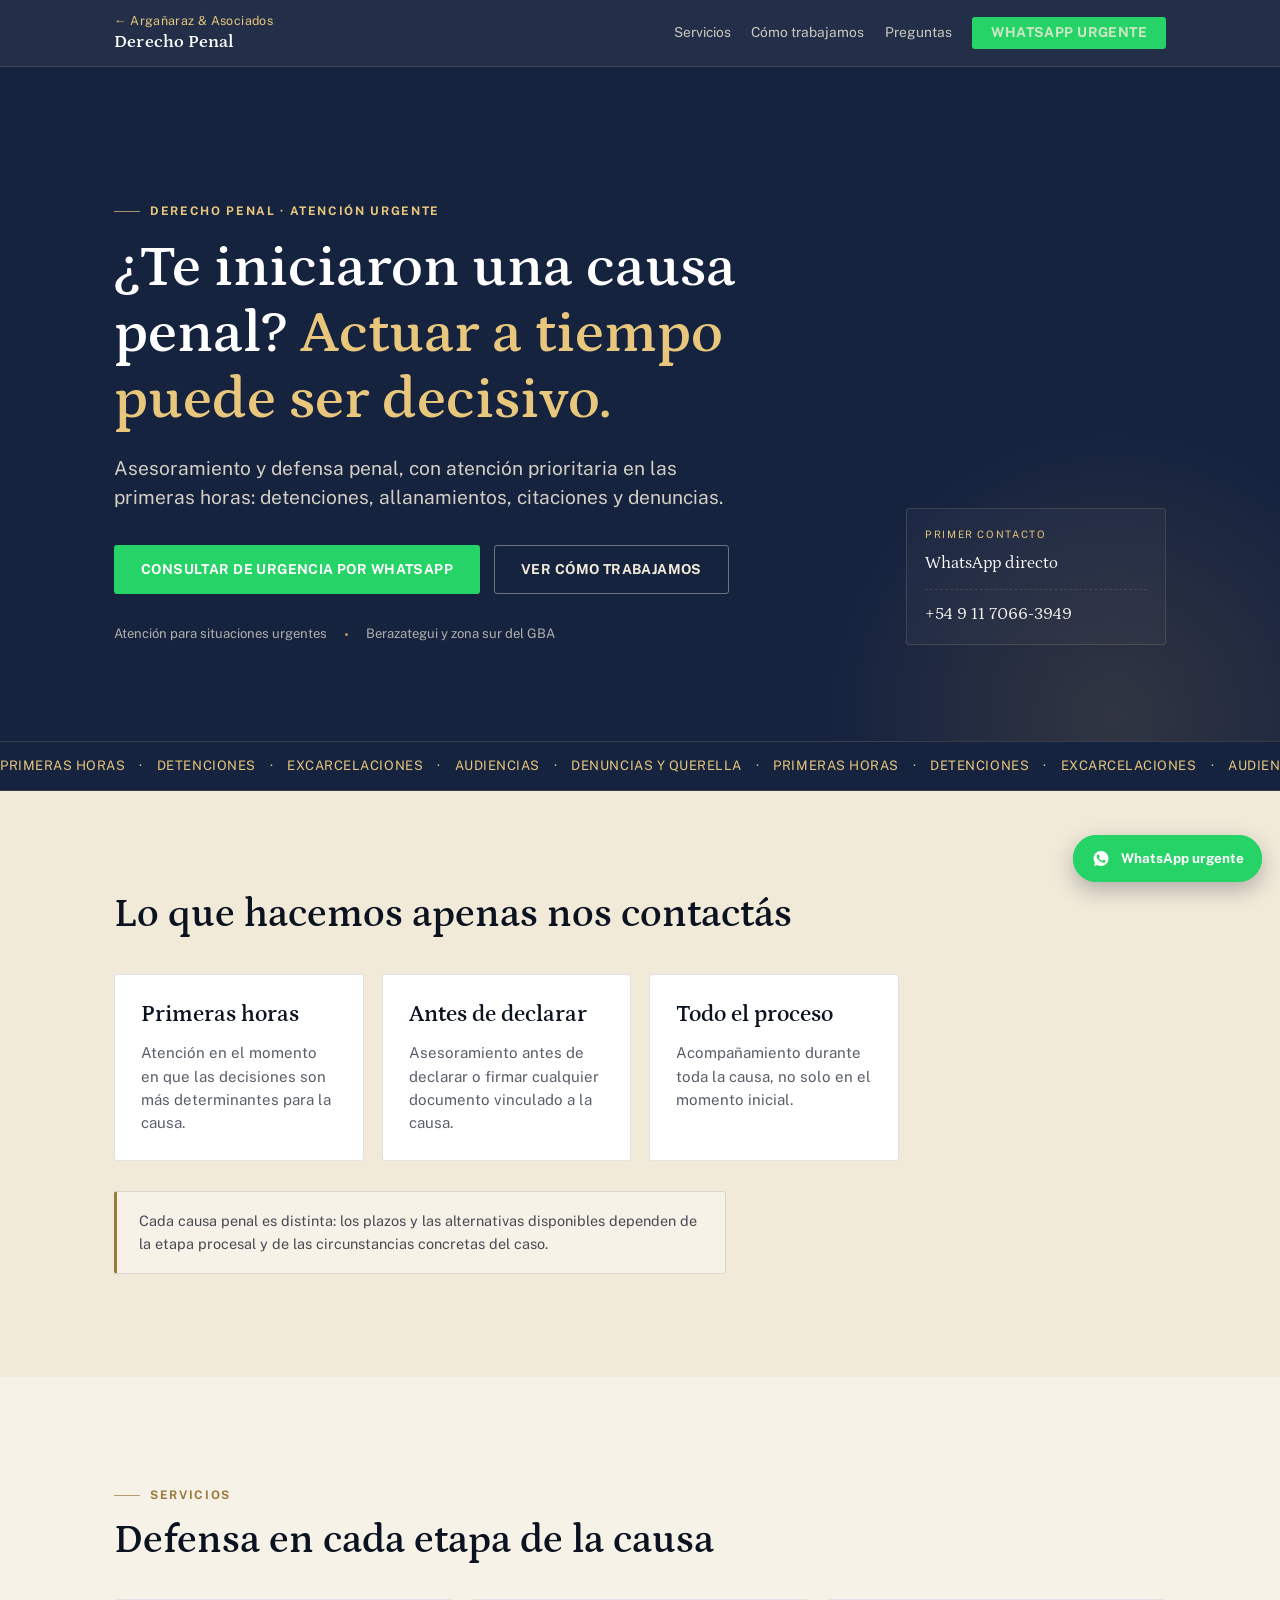
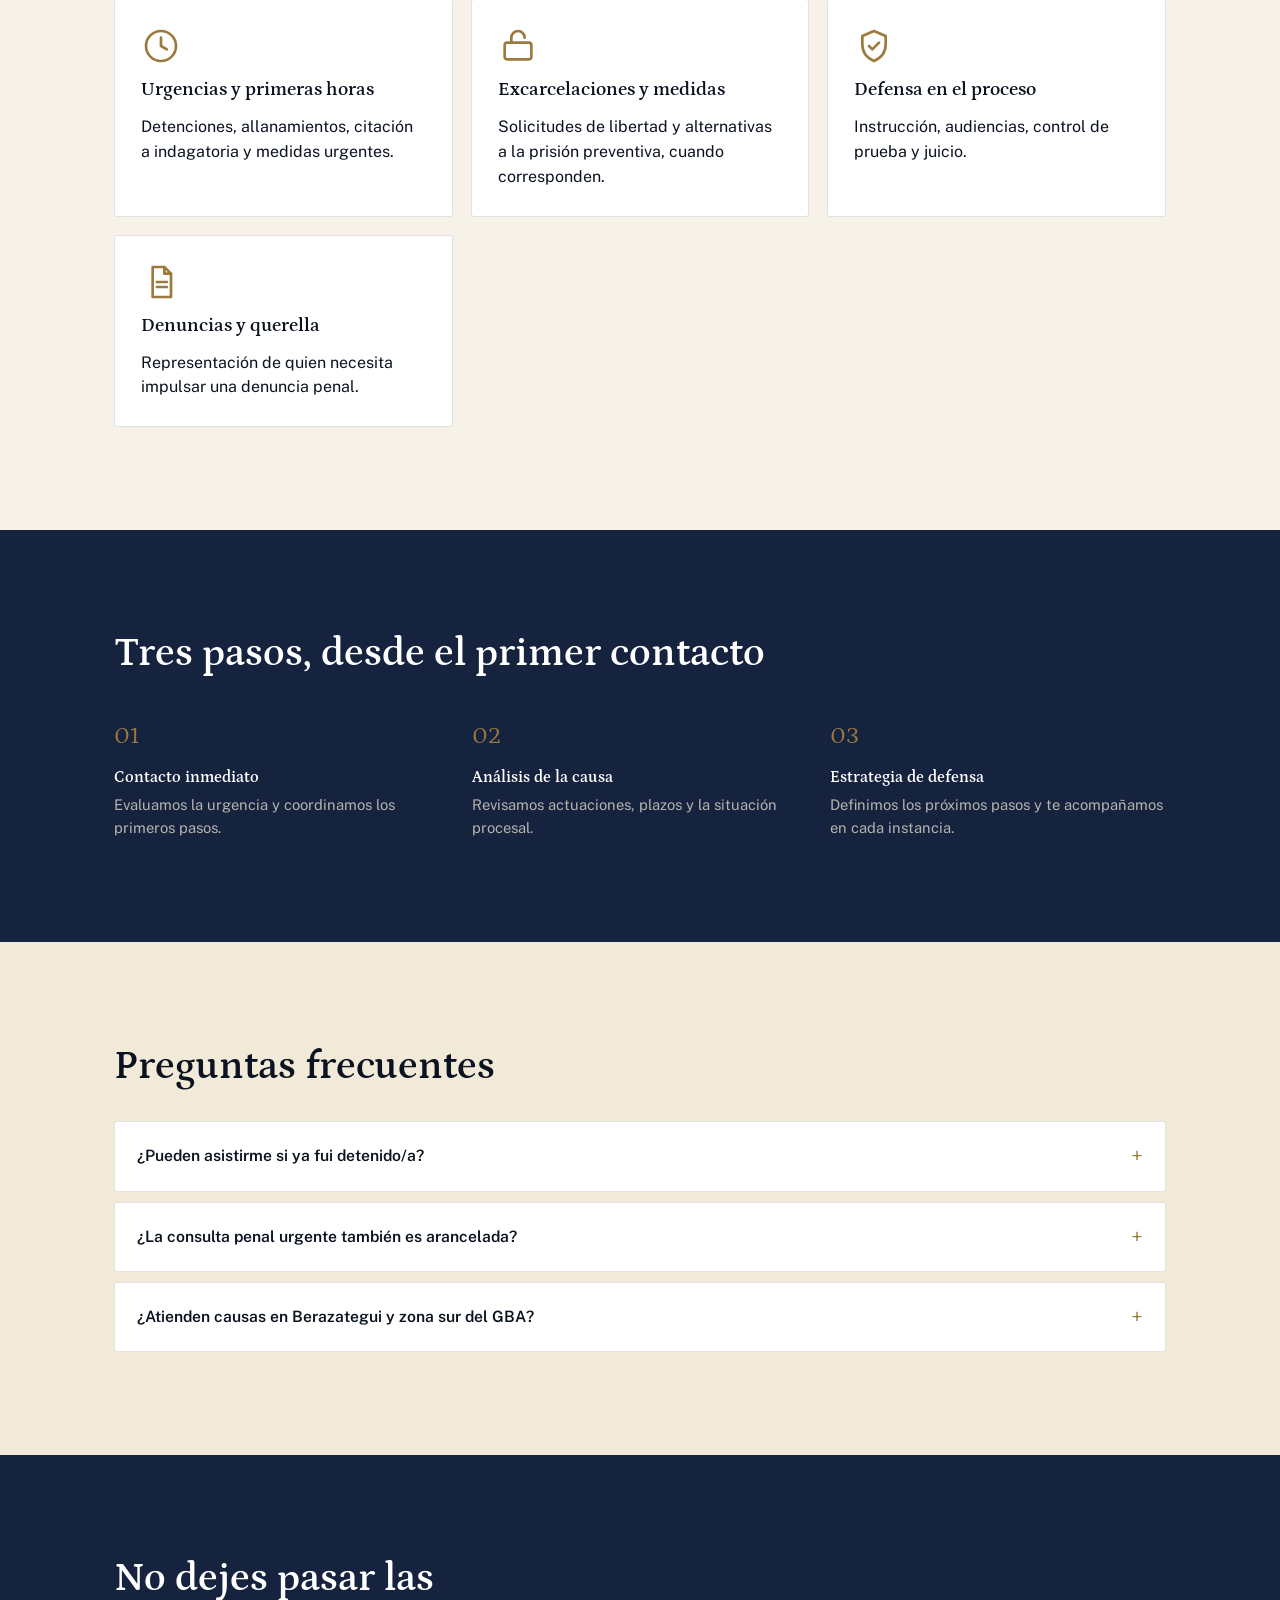
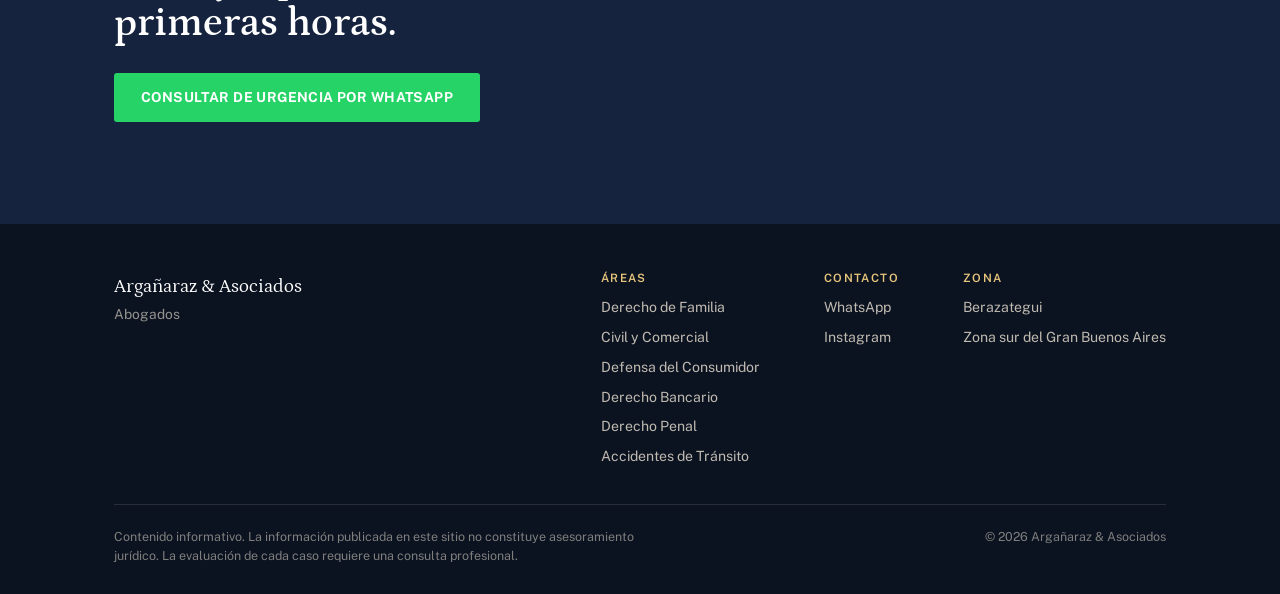
<file: penal.html>
<!doctype html>
<html lang="es">
<head>
<meta charset="utf-8">
<meta name="viewport" content="width=device-width, initial-scale=1">
<title>Defensa Penal Urgente</title>
<meta name="description" content="Asesoramiento y defensa penal en Berazategui y zona sur del Gran Buenos Aires, con atención prioritaria en detenciones, allanamientos, citaciones y causas urgentes.">
<link rel="preconnect" href="https://fonts.googleapis.com">
<link rel="preconnect" href="https://fonts.gstatic.com" crossorigin>
<link rel="stylesheet" href="https://fonts.googleapis.com/css2?family=Petrona:ital,wght@0,500;0,600;0,700;1,500&family=Public+Sans:wght@400;500;600;700&display=swap">
<link rel="stylesheet" href="styles.css">
</head>
<body>

<header class="site-header">
  <div class="wrap">
    <a class="brand" href="index.html">
      <span class="brand-back">← Argañaraz &amp; Asociados</span>
      <span class="brand-name">Derecho Penal</span>
    </a>
    <nav class="nav-links" id="nav-links">
      <a href="#servicios">Servicios</a>
      <a href="#proceso">Cómo trabajamos</a>
      <a href="#faq">Preguntas</a>
      <a class="btn btn-wa btn-sm" href="#" data-wa="Hola, tengo una urgencia penal, quiero hablar con un abogado.">WhatsApp urgente</a>
    </nav>
    <button class="nav-toggle" aria-label="Abrir menú" aria-expanded="false" aria-controls="nav-links">
      <svg width="20" height="20" viewBox="0 0 24 24" fill="none" stroke="currentColor" stroke-width="1.8" stroke-linecap="round"><path d="M3 6h18M3 12h18M3 18h18"/></svg>
    </button>
  </div>
</header>

<main>

  <!-- HERO -->
  <section class="hero section-dark">
    <div class="wrap hero-grid hero-anim">
      <div>
        <p class="eyebrow hero-item" style="--i:0">Derecho Penal · Atención urgente</p>
        <h1 class="hero-item" style="--i:1">¿Te iniciaron una causa penal? <em>Actuar a tiempo puede ser decisivo.</em></h1>
        <p class="hero-sub hero-item" style="--i:2">
          Asesoramiento y defensa penal, con atención prioritaria en las primeras horas: detenciones,
          allanamientos, citaciones y denuncias.
        </p>
        <div class="btn-row hero-item" style="margin-top:32px; --i:3">
          <a class="btn btn-wa" href="#" data-wa="Hola, tengo una urgencia penal, quiero hablar con un abogado.">Consultar de urgencia por WhatsApp</a>
          <a class="btn btn-ghost" href="#proceso">Ver cómo trabajamos</a>
        </div>
        <p class="hero-strip hero-item" style="--i:4">
          <span>Atención para situaciones urgentes</span>
          <span>Berazategui y zona sur del GBA</span>
        </p>
      </div>
      <div class="hero-tab hero-item" style="--i:2">
        <div class="hero-tab-label">Primer contacto</div>
        <div class="hero-tab-value">WhatsApp directo</div>
        <div class="hero-tab-value">+54 9 11 7066-3949</div>
      </div>
    </div>
  </section>

  <!-- MARQUEE — única en la página: comunica de un vistazo el alcance de la defensa -->
  <div class="marquee section-dark" aria-hidden="true">
    <div class="marquee-track">
      <span>Primeras horas</span><span>·</span><span>Detenciones</span><span>·</span><span>Excarcelaciones</span><span>·</span><span>Audiencias</span><span>·</span><span>Denuncias y querella</span><span>·</span>
      <span>Primeras horas</span><span>·</span><span>Detenciones</span><span>·</span><span>Excarcelaciones</span><span>·</span><span>Audiencias</span><span>·</span><span>Denuncias y querella</span><span>·</span>
    </div>
  </div>

  <!-- SÍNTESIS -->
  <section class="section" id="sintesis">
    <div class="wrap reveal">
      <h2 class="h2">Lo que hacemos apenas nos contactás</h2>
      <div class="areas-grid stagger" style="margin-top:36px; grid-template-columns:repeat(auto-fill,minmax(230px,1fr))">
        <div class="card stagger-item" style="--i:0">
          <h3 class="h3">Primeras horas</h3>
          <p style="color:rgba(11,18,32,0.68); font-size:0.94rem">Atención en el momento en que las decisiones son más determinantes para la causa.</p>
        </div>
        <div class="card stagger-item" style="--i:1">
          <h3 class="h3">Antes de declarar</h3>
          <p style="color:rgba(11,18,32,0.68); font-size:0.94rem">Asesoramiento antes de declarar o firmar cualquier documento vinculado a la causa.</p>
        </div>
        <div class="card stagger-item" style="--i:2">
          <h3 class="h3">Todo el proceso</h3>
          <p style="color:rgba(11,18,32,0.68); font-size:0.94rem">Acompañamiento durante toda la causa, no solo en el momento inicial.</p>
        </div>
      </div>
      <p class="disclaimer-card">
        Cada causa penal es distinta: los plazos y las alternativas disponibles dependen de la etapa procesal
        y de las circunstancias concretas del caso.
      </p>
    </div>
  </section>

  <!-- SERVICIOS -->
  <section class="section section-soft" id="servicios">
    <div class="wrap reveal">
      <p class="eyebrow">Servicios</p>
      <h2 class="h2">Defensa en cada etapa de la causa</h2>
      <div class="areas-grid stagger" style="margin-top:36px">
        <article class="card stagger-item" style="--i:0">
          <div class="icon"><svg viewBox="0 0 24 24" fill="none" stroke="currentColor" stroke-width="1.6" stroke-linecap="round" stroke-linejoin="round"><circle cx="12" cy="12" r="9"/><path d="M12 7v5l3.5 2"/></svg></div>
          <h3>Urgencias y primeras horas</h3>
          <p>Detenciones, allanamientos, citación a indagatoria y medidas urgentes.</p>
        </article>
        <article class="card stagger-item" style="--i:1">
          <div class="icon"><svg viewBox="0 0 24 24" fill="none" stroke="currentColor" stroke-width="1.6" stroke-linecap="round" stroke-linejoin="round"><rect x="4" y="10" width="16" height="10" rx="1.5"/><path d="M8 10V7a4 4 0 0 1 8 0"/></svg></div>
          <h3>Excarcelaciones y medidas</h3>
          <p>Solicitudes de libertad y alternativas a la prisión preventiva, cuando corresponden.</p>
        </article>
        <article class="card stagger-item" style="--i:2">
          <div class="icon"><svg viewBox="0 0 24 24" fill="none" stroke="currentColor" stroke-width="1.6" stroke-linecap="round" stroke-linejoin="round"><path d="M12 3l7 3v5c0 5-3.2 8.4-7 10-3.8-1.6-7-5-7-10V6l7-3z"/><path d="M9 12l2 2 4-4"/></svg></div>
          <h3>Defensa en el proceso</h3>
          <p>Instrucción, audiencias, control de prueba y juicio.</p>
        </article>
        <article class="card stagger-item" style="--i:3">
          <div class="icon"><svg viewBox="0 0 24 24" fill="none" stroke="currentColor" stroke-width="1.6" stroke-linecap="round" stroke-linejoin="round"><path d="M7 3h7l4 4v14H7z"/><path d="M14 3v4h4"/><path d="M9.5 12h6M9.5 15h6"/></svg></div>
          <h3>Denuncias y querella</h3>
          <p>Representación de quien necesita impulsar una denuncia penal.</p>
        </article>
      </div>
    </div>
  </section>

  <!-- PROCESO -->
  <section class="section section-dark" id="proceso">
    <div class="wrap reveal">
      <h2 class="h2">Tres pasos, desde el primer contacto</h2>
      <div class="steps stagger" style="grid-template-columns:repeat(3,1fr)">
        <div class="step stagger-item" style="--i:0">
          <span class="step-num" style="background:var(--navy)">01</span>
          <h3 style="color:#fff">Contacto inmediato</h3>
          <p style="color:rgba(243,235,218,0.72)">Evaluamos la urgencia y coordinamos los primeros pasos.</p>
        </div>
        <div class="step stagger-item" style="--i:1">
          <span class="step-num" style="background:var(--navy)">02</span>
          <h3 style="color:#fff">Análisis de la causa</h3>
          <p style="color:rgba(243,235,218,0.72)">Revisamos actuaciones, plazos y la situación procesal.</p>
        </div>
        <div class="step stagger-item" style="--i:2">
          <span class="step-num" style="background:var(--navy)">03</span>
          <h3 style="color:#fff">Estrategia de defensa</h3>
          <p style="color:rgba(243,235,218,0.72)">Definimos los próximos pasos y te acompañamos en cada instancia.</p>
        </div>
      </div>
    </div>
  </section>

  <!-- FAQ -->
  <section class="section" id="faq">
    <div class="wrap reveal">
      <h2 class="h2">Preguntas frecuentes</h2>
      <div class="faq">
        <details class="faq-item">
          <summary>¿Pueden asistirme si ya fui detenido/a?</summary>
          <p>Sí. Es el momento en que la asistencia legal urgente es más relevante: contactanos apenas sea posible.</p>
        </details>
        <details class="faq-item">
          <summary>¿La consulta penal urgente también es arancelada?</summary>
          <p>Sí, es un servicio profesional. El valor y la disponibilidad se coordinan al contactarnos.</p>
        </details>
        <details class="faq-item">
          <summary>¿Atienden causas en Berazategui y zona sur del GBA?</summary>
          <p>Sí, es nuestra zona habitual de trabajo. Consultanos por otras jurisdicciones.</p>
        </details>
      </div>
    </div>
  </section>

  <!-- CIERRE -->
  <section class="section section-dark">
    <div class="wrap reveal" style="text-align:left">
      <h2 class="h2" style="max-width:20ch">No dejes pasar las primeras horas.</h2>
      <div class="btn-row" style="margin-top:26px">
        <a class="btn btn-wa" href="#" data-wa="Hola, tengo una urgencia penal, quiero hablar con un abogado.">Consultar de urgencia por WhatsApp</a>
      </div>
    </div>
  </section>

</main>

<a class="wa-float wa-float-pulse" href="#" data-wa="Hola, tengo una urgencia penal, quiero hablar con un abogado." aria-label="Hablar por WhatsApp">
  <svg viewBox="0 0 32 32" fill="currentColor"><path d="M16.01 3C9.38 3 4 8.35 4 14.94c0 2.63.86 5.06 2.33 7.03L4.8 27l5.2-1.47a12.9 12.9 0 0 0 6.01 1.49h.01c6.63 0 12-5.35 12-11.94C28.02 8.35 22.65 3 16.01 3zm7.03 17.06c-.3.85-1.7 1.62-2.35 1.7-.6.08-1.36.11-2.2-.14-.5-.15-1.15-.37-1.98-.72-3.49-1.5-5.76-5-5.94-5.24-.17-.24-1.42-1.88-1.42-3.58 0-1.7.9-2.53 1.22-2.88.31-.34.68-.43.91-.43.23 0 .46 0 .66.01.21.01.5-.08.78.6.3.72.99 2.48 1.08 2.66.09.18.15.4.03.64-.12.24-.18.39-.36.6-.18.21-.38.47-.54.63-.18.18-.37.37-.16.72.21.35.94 1.56 2.02 2.53 1.39 1.24 2.56 1.62 2.91 1.8.35.18.55.15.76-.09.21-.24.88-1.03 1.12-1.38.24-.35.47-.29.79-.18.32.12 2.05.97 2.4 1.14.35.18.58.26.66.41.09.15.09.83-.21 1.68z"/></svg>
  <span>WhatsApp urgente</span>
</a>

<footer class="site-footer">
  <div class="wrap">
    <div class="footer-top">
      <div>
        <div class="footer-brand">Argañaraz &amp; Asociados</div>
        <span style="margin-top:6px; font-size:0.86rem; color:rgba(243,235,218,0.6)">Abogados</span>
      </div>
      <div class="footer-cols">
        <div class="footer-col">
          <h4>Áreas</h4>
          <a href="index.html#areas">Derecho de Familia</a>
          <a href="index.html#areas">Civil y Comercial</a>
          <a href="index.html#areas">Defensa del Consumidor</a>
          <a href="index.html#bancos">Derecho Bancario</a>
          <span>Derecho Penal</span>
          <a href="index.html#areas">Accidentes de Tránsito</a>
        </div>
        <div class="footer-col">
          <h4>Contacto</h4>
          <a href="#" data-wa="Hola, tengo una urgencia penal, quiero hablar con un abogado.">WhatsApp</a>
          <a href="https://www.instagram.com/florenciaarganaraz.abogada/" target="_blank" rel="noopener">Instagram</a>
        </div>
        <div class="footer-col">
          <h4>Zona</h4>
          <span>Berazategui</span>
          <span>Zona sur del Gran Buenos Aires</span>
        </div>
      </div>
    </div>
    <div class="footer-bottom">
      <p class="footer-legal">Contenido informativo. La información publicada en este sitio no constituye asesoramiento jurídico. La evaluación de cada caso requiere una consulta profesional.</p>
      <p>© <span data-year>2026</span> Argañaraz &amp; Asociados</p>
    </div>
  </div>
</footer>

<script src="script.js"></script>
</body>
</html>
</file>
<file: styles.css>
/* ============================================================
   Argañaraz & Asociados — sistema visual
   Azul oscuro / dorado / beige. Un solo mundo visual (sin modo
   claro/oscuro adaptable): es la identidad del estudio, no un
   tema de interfaz.
   ============================================================ */

:root{
  --ink:        #0B1220;
  --navy:       #16233F;
  --navy-2:     #1F3157;
  --navy-3:     #2A4373;
  --navy-line:  rgba(232,199,124,0.16);

  --gold:       #BE9650;
  --gold-light: #E8C77C;
  --gold-deep:  #9C7A3D;

  --beige:      #F1EAD9;
  --beige-soft: #F7F2E7;
  --beige-line: rgba(11,18,32,0.12);
  --cream-text: #F3EBDA;

  --wa: #25D366;
  --wa-deep: #1DA851;

  --font-display: 'Petrona', Georgia, 'Times New Roman', serif;
  --font-body: 'Public Sans', -apple-system, 'Segoe UI', sans-serif;

  --wrap: 1180px;
  --gutter: clamp(20px, 5vw, 64px);
  --radius: 3px;
}

*, *::before, *::after{ box-sizing: border-box; }

html{ scroll-behavior: smooth; }
@media (prefers-reduced-motion: reduce){
  html{ scroll-behavior: auto; }
  *, *::before, *::after{ animation-duration: 0.001ms !important; animation-iteration-count: 1 !important; transition-duration: 0.001ms !important; }
}

body{
  margin: 0;
  background: var(--beige);
  color: var(--ink);
  font-family: var(--font-body);
  font-size: 16px;
  line-height: 1.55;
  -webkit-font-smoothing: antialiased;
}

img{ max-width: 100%; display: block; }

a{ color: inherit; text-decoration: none; }

h1,h2,h3,h4{
  font-family: var(--font-display);
  font-weight: 600;
  line-height: 1.12;
  margin: 0;
  text-wrap: balance;
  color: var(--ink);
}

p{ margin: 0; }

ul{ margin: 0; padding: 0; list-style: none; }

button{ font: inherit; cursor: pointer; }

:focus-visible{
  outline: 2px solid var(--gold);
  outline-offset: 3px;
}

.wrap{
  max-width: var(--wrap);
  margin-inline: auto;
  padding-inline: var(--gutter);
}

.section{
  padding-block: clamp(56px, 8vw, 108px);
}
.section-tight{ padding-block: clamp(40px, 6vw, 72px); }

.section-dark{
  background: var(--navy);
  color: var(--cream-text);
}
.section-dark h1, .section-dark h2, .section-dark h3{ color: #fff; }
.section-dark .lead{ color: rgba(243,235,218,0.82); }

.section-soft{ background: var(--beige-soft); }

.eyebrow{
  display: inline-flex;
  align-items: center;
  gap: 10px;
  font-family: var(--font-body);
  font-size: 0.74rem;
  font-weight: 700;
  letter-spacing: 0.14em;
  text-transform: uppercase;
  color: var(--gold-deep);
  margin-bottom: 14px;
}
.section-dark .eyebrow{ color: var(--gold-light); }
.eyebrow::before{
  content: '';
  width: 26px;
  height: 1px;
  background: currentColor;
  opacity: 0.7;
}

.lead{
  font-size: clamp(1.02rem, 0.4vw + 1rem, 1.18rem);
  color: rgba(11,18,32,0.72);
  max-width: 62ch;
}

.h2{ font-size: clamp(1.7rem, 2.6vw + 1rem, 2.5rem); }
.h3{ font-size: clamp(1.2rem, 0.8vw + 1rem, 1.45rem); }

.measure{ max-width: 62ch; }

/* ---------- Header / nav ---------- */
.site-header{
  position: sticky;
  top: 0;
  z-index: 40;
  background: rgba(22,35,63,0.94);
  backdrop-filter: saturate(140%) blur(6px);
  border-bottom: 1px solid var(--navy-line);
}
.site-header .wrap{
  display: flex;
  align-items: center;
  justify-content: space-between;
  gap: 16px;
  padding-block: 14px;
}
.brand{
  display: flex;
  flex-direction: column;
  line-height: 1.1;
  color: #fff;
}
.brand-name{
  font-family: var(--font-display);
  font-size: 1.15rem;
  font-weight: 600;
  letter-spacing: 0.01em;
}
.brand-tag{
  font-size: 0.62rem;
  letter-spacing: 0.2em;
  text-transform: uppercase;
  color: var(--gold-light);
  margin-top: 3px;
}
.brand-back{
  display: inline-flex;
  align-items: center;
  gap: 8px;
  font-size: 0.78rem;
  color: var(--gold-light);
  letter-spacing: 0.03em;
  margin-bottom: 4px;
}

.nav-links{
  display: flex;
  align-items: center;
  gap: clamp(14px, 1.6vw, 30px);
}
.nav-links a{
  font-size: 0.86rem;
  color: rgba(243,235,218,0.82);
  white-space: nowrap;
  padding-block: 4px;
  border-bottom: 1px solid transparent;
  transition: color .18s ease, border-color .18s ease;
}
.nav-links a:hover{ color: #fff; border-color: var(--gold); }

.nav-toggle{
  display: none;
  background: none;
  border: 1px solid var(--navy-line);
  border-radius: var(--radius);
  width: 40px; height: 40px;
  align-items: center;
  justify-content: center;
  color: #fff;
}

@media (max-width: 860px){
  .nav-links{
    position: absolute;
    inset: 100% 0 auto 0;
    background: var(--navy);
    flex-direction: column;
    align-items: stretch;
    gap: 0;
    padding: 8px var(--gutter) 18px;
    border-bottom: 1px solid var(--navy-line);
    transform: translateY(-8px);
    opacity: 0;
    pointer-events: none;
    transition: opacity .18s ease, transform .18s ease;
  }
  .nav-links.is-open{
    transform: translateY(0);
    opacity: 1;
    pointer-events: auto;
  }
  .nav-links a{ padding-block: 12px; border-bottom: 1px solid var(--navy-line); }
  .nav-links .btn{ margin-top: 12px; align-self: flex-start; }
  .nav-toggle{ display: inline-flex; }
}

/* ---------- Buttons ---------- */
.btn{
  display: inline-flex;
  align-items: center;
  justify-content: center;
  gap: 10px;
  padding: 13px 26px;
  border-radius: var(--radius);
  font-size: 0.86rem;
  font-weight: 700;
  letter-spacing: 0.03em;
  text-transform: uppercase;
  border: 1px solid transparent;
  transition: transform .18s ease, background .18s ease, border-color .18s ease, color .18s ease;
  white-space: nowrap;
}
.btn:hover{ transform: translateY(-1px); }

.btn-gold{
  background: var(--gold);
  color: var(--navy);
}
.btn-gold:hover{ background: var(--gold-light); }

.btn-ghost{
  border-color: rgba(243,235,218,0.4);
  color: var(--cream-text);
}
.btn-ghost:hover{ border-color: #fff; color: #fff; }

.btn-ghost-dark{
  border-color: rgba(11,18,32,0.28);
  color: var(--ink);
}
.btn-ghost-dark:hover{ border-color: var(--ink); }

.btn-wa{
  background: var(--wa);
  color: #fff;
}
.btn-wa:hover{ background: var(--wa-deep); }

.btn-sm{
  padding: 10px 18px;
  font-size: 0.76rem;
}

.btn-row{
  display: flex;
  flex-wrap: wrap;
  gap: 14px;
}

/* ---------- Hero ---------- */
.hero{
  position: relative;
  padding-block: clamp(64px, 10vw, 128px) clamp(56px, 8vw, 96px);
  overflow: hidden;
}
.hero::after{
  content: '';
  position: absolute;
  inset: auto -10% -40% auto;
  width: 46%;
  aspect-ratio: 1;
  background: radial-gradient(circle, rgba(190,150,80,0.16), transparent 70%);
  pointer-events: none;
}
.hero-grid{
  position: relative;
  display: grid;
  grid-template-columns: minmax(0,1fr) minmax(180px, 260px);
  gap: clamp(28px, 4vw, 56px);
  align-items: end;
}
@media (max-width: 900px){
  .hero-grid{ grid-template-columns: 1fr; }
  .hero-tab{ order: -1; margin-bottom: 8px; }
}

.hero h1{
  font-size: clamp(2.1rem, 3.4vw + 1.2rem, 3.7rem);
  color: #fff;
  max-width: 16ch;
}
.hero h1 em{
  font-style: normal;
  color: var(--gold-light);
}

.hero-sub{
  margin-top: 20px;
  font-size: clamp(1.02rem, 0.5vw + 1rem, 1.2rem);
  color: rgba(243,235,218,0.86);
  max-width: 52ch;
}

.hero-strip{
  margin-top: 30px;
  display: flex;
  flex-wrap: wrap;
  gap: 8px 18px;
  font-size: 0.82rem;
  color: rgba(243,235,218,0.7);
}
.hero-strip span{ display: inline-flex; align-items: center; gap: 8px; }
.hero-strip span:not(:last-child)::after{
  content: '';
  width: 3px; height: 3px;
  border-radius: 50%;
  background: var(--gold);
  margin-left: 10px;
}

.hero-tab{
  border: 1px solid var(--navy-line);
  background: rgba(255,255,255,0.03);
  border-radius: var(--radius);
  padding: 18px 18px 16px;
}
.hero-tab-label{
  font-size: 0.64rem;
  letter-spacing: 0.16em;
  text-transform: uppercase;
  color: var(--gold-light);
}
.hero-tab-value{
  margin-top: 8px;
  font-family: var(--font-display);
  font-size: 1.05rem;
  color: #fff;
}
.hero-tab-value + .hero-tab-value{ margin-top: 12px; padding-top: 12px; border-top: 1px dashed var(--navy-line); }

/* ---------- Cards genéricas ---------- */
.card{
  background: #fff;
  border: 1px solid var(--beige-line);
  border-radius: var(--radius);
  padding: 26px;
  display: flex;
  flex-direction: column;
  gap: 14px;
  height: 100%;
}

.icon{
  width: 40px; height: 40px;
  color: var(--gold-deep);
}
.icon svg{ width: 100%; height: 100%; }

/* ---------- Áreas grid ---------- */
.areas-featured{
  border-radius: var(--radius);
  background: var(--navy);
  color: var(--cream-text);
  padding: clamp(26px, 3.4vw, 40px);
  display: grid;
  grid-template-columns: auto 1fr auto;
  gap: 22px;
  align-items: center;
  margin-bottom: 22px;
}
@media (max-width: 720px){
  .areas-featured{ grid-template-columns: 1fr; text-align: left; }
  .areas-featured .icon{ margin-bottom: 4px; }
}
.areas-featured .icon{ color: var(--gold-light); width: 46px; height: 46px; }
.badge-urgente{
  display: inline-block;
  font-size: 0.66rem;
  font-weight: 700;
  letter-spacing: 0.1em;
  text-transform: uppercase;
  color: var(--navy);
  background: var(--gold-light);
  padding: 4px 10px;
  border-radius: 999px;
  margin-bottom: 10px;
}

.areas-grid{
  display: grid;
  grid-template-columns: repeat(auto-fill, minmax(250px, 1fr));
  gap: 18px;
}

.area-card h3{ font-size: 1.12rem; }
.area-card p{ font-size: 0.92rem; color: rgba(11,18,32,0.68); flex-grow: 1; }
.area-card .btn{ align-self: flex-start; }

/* ---------- Bancos ---------- */
.tag-list{
  display: flex;
  flex-wrap: wrap;
  gap: 10px;
  margin-top: 26px;
}
.tag{
  border: 1px solid var(--navy-line);
  border-radius: 999px;
  padding: 8px 16px;
  font-size: 0.82rem;
  color: rgba(243,235,218,0.85);
}
.section-soft .tag, .section:not(.section-dark) .tag{
  border-color: var(--beige-line);
  color: rgba(11,18,32,0.72);
}

/* ---------- Cómo trabajamos ---------- */
.steps{
  display: grid;
  grid-template-columns: repeat(4, 1fr);
  gap: 22px;
  margin-top: 40px;
  position: relative;
}
.steps::before{
  content: '';
  position: absolute;
  top: 22px;
  left: 6%;
  right: 6%;
  height: 1px;
  background: var(--beige-line);
}
@media (max-width: 860px){
  .steps{ grid-template-columns: 1fr; }
  .steps::before{ display: none; }
}
.step-num{
  font-family: var(--font-display);
  font-size: 1.5rem;
  color: var(--gold-deep);
  position: relative;
  z-index: 1;
  background: var(--beige);
  display: inline-block;
  padding-right: 10px;
}
.step h3{ margin-top: 14px; font-size: 1.02rem; }
.step p{ margin-top: 8px; font-size: 0.92rem; color: rgba(11,18,32,0.68); }

/* ---------- Litigios / flujo ---------- */
.flow{
  margin-top: 40px;
  display: flex;
  flex-wrap: wrap;
  align-items: center;
  gap: 0;
}
.flow-step{
  flex: 1 1 150px;
  padding: 16px 8px;
  text-align: center;
  font-size: 0.86rem;
  color: rgba(243,235,218,0.86);
  border-top: 2px solid var(--gold);
  position: relative;
}
.flow-arrow{
  color: var(--gold);
  padding: 0 6px;
  flex: 0 0 auto;
}
@media (max-width: 720px){
  .flow{ flex-direction: column; align-items: stretch; }
  .flow-step{ border-top: none; border-left: 2px solid var(--gold); text-align: left; padding-left: 16px; }
  .flow-arrow{ transform: rotate(90deg); padding: 4px 0; align-self: center; }
}

/* ---------- Consulta profesional ---------- */
.consulta-card{
  background: var(--navy);
  color: var(--cream-text);
  border-radius: var(--radius);
  padding: clamp(30px, 4vw, 54px);
  display: grid;
  grid-template-columns: 1.3fr auto;
  gap: 30px;
  align-items: center;
}
@media (max-width: 780px){
  .consulta-card{ grid-template-columns: 1fr; }
}
.consulta-note{
  margin-top: 18px;
  font-size: 0.84rem;
  color: rgba(243,235,218,0.68);
  border-top: 1px dashed var(--navy-line);
  padding-top: 14px;
}

/* ---------- FAQ ---------- */
.faq{
  margin-top: 32px;
  display: flex;
  flex-direction: column;
  gap: 10px;
}
.faq-item{
  background: #fff;
  border: 1px solid var(--beige-line);
  border-radius: var(--radius);
  overflow: hidden;
}
.faq-item summary{
  list-style: none;
  cursor: pointer;
  padding: 18px 22px;
  display: flex;
  align-items: center;
  justify-content: space-between;
  gap: 16px;
  font-weight: 600;
  font-size: 0.98rem;
}
.faq-item summary::-webkit-details-marker{ display: none; }
.faq-item summary::after{
  content: '+';
  font-family: var(--font-display);
  font-size: 1.3rem;
  color: var(--gold-deep);
  flex-shrink: 0;
  display: inline-block;
  transition: transform .25s cubic-bezier(.16,1,.3,1);
}
.faq-item[open] summary::after{ transform: rotate(45deg); }
.faq-item p{
  padding: 0 22px 20px;
  color: rgba(11,18,32,0.7);
  font-size: 0.94rem;
  max-width: 68ch;
}

/* ---------- Contacto / formulario ---------- */
.contact-grid{
  display: grid;
  grid-template-columns: 1fr 1.15fr;
  gap: clamp(28px, 4vw, 56px);
  margin-top: 36px;
  align-items: start;
}
@media (max-width: 860px){
  .contact-grid{ grid-template-columns: 1fr; }
}
.contact-side .btn{ margin-top: 22px; }
.contact-side ul{ margin-top: 22px; display: flex; flex-direction: column; gap: 10px; font-size: 0.92rem; color: rgba(11,18,32,0.72); }

.form{
  background: #fff;
  border: 1px solid var(--beige-line);
  border-radius: var(--radius);
  padding: clamp(22px, 3vw, 32px);
  display: grid;
  grid-template-columns: 1fr 1fr;
  gap: 16px;
}
@media (max-width: 560px){ .form{ grid-template-columns: 1fr; } }
.form .full{ grid-column: 1 / -1; }
.field{ display: flex; flex-direction: column; gap: 6px; }
.field label{ font-size: 0.78rem; font-weight: 600; color: rgba(11,18,32,0.72); }
.field input, .field select, .field textarea{
  font: inherit;
  font-size: 0.94rem;
  padding: 11px 13px;
  border: 1px solid var(--beige-line);
  border-radius: var(--radius);
  background: var(--beige-soft);
  color: var(--ink);
}
.field input:focus, .field select:focus, .field textarea:focus{
  outline: 2px solid var(--gold);
  outline-offset: 1px;
  background: #fff;
}
.field textarea{ resize: vertical; min-height: 96px; }
.radio-row{ display: flex; gap: 18px; align-items: center; }
.radio-row label{ display: flex; align-items: center; gap: 7px; font-size: 0.9rem; font-weight: 400; color: var(--ink); }

.form-note{
  grid-column: 1 / -1;
  font-size: 0.8rem;
  color: rgba(11,18,32,0.6);
  margin-top: 4px;
}

.form-confirm{
  grid-column: 1 / -1;
  background: var(--beige-soft);
  border: 1px dashed var(--gold-deep);
  border-radius: var(--radius);
  padding: 16px 18px;
  font-size: 0.92rem;
}

/* ---------- Redes ---------- */
.redes{
  display: flex;
  flex-wrap: wrap;
  align-items: center;
  justify-content: space-between;
  gap: 20px;
}

/* ---------- Footer ---------- */
.site-footer{
  background: var(--ink);
  color: rgba(243,235,218,0.78);
  padding-block: 48px 28px;
}
.footer-top{
  display: flex;
  flex-wrap: wrap;
  justify-content: space-between;
  gap: 28px;
  padding-bottom: 28px;
  border-bottom: 1px solid rgba(243,235,218,0.12);
}
.footer-brand{ font-family: var(--font-display); font-size: 1.2rem; color: #fff; }
.footer-cols{ display: flex; flex-wrap: wrap; gap: clamp(28px, 5vw, 64px); }
.footer-col h4{
  font-family: var(--font-body);
  font-size: 0.72rem;
  letter-spacing: 0.12em;
  text-transform: uppercase;
  color: var(--gold-light);
  margin-bottom: 12px;
}
.footer-col a, .footer-col span{ display: block; font-size: 0.88rem; margin-bottom: 8px; color: rgba(243,235,218,0.78); }
.footer-col a:hover{ color: #fff; }
.footer-bottom{
  margin-top: 22px;
  display: flex;
  flex-wrap: wrap;
  gap: 12px 24px;
  justify-content: space-between;
  font-size: 0.78rem;
  color: rgba(243,235,218,0.5);
}
.footer-legal{ max-width: 70ch; }

/* ---------- WhatsApp flotante ---------- */
.wa-float{
  position: fixed;
  right: 18px;
  bottom: 18px;
  z-index: 50;
  display: inline-flex;
  align-items: center;
  gap: 10px;
  background: var(--wa);
  color: #fff;
  padding: 13px 18px;
  border-radius: 999px;
  font-size: 0.84rem;
  font-weight: 700;
  box-shadow: 0 8px 22px rgba(11,18,32,0.28);
  transition: transform .18s ease, background .18s ease;
}
.wa-float:hover{ transform: translateY(-2px); background: var(--wa-deep); }
.wa-float svg{ width: 20px; height: 20px; flex-shrink: 0; }
.wa-float span{ display: none; }
@media (min-width: 560px){ .wa-float span{ display: inline; } }

/* ---------- Reveal on scroll ---------- */
/* Motivo: revela el contenido en el orden en que conviene leerlo, en vez de
   tirar la sección entera de una vez — jerarquía, no decoración. */
.reveal{
  opacity: 1;
  transform: none;
}
@media (prefers-reduced-motion: no-preference){
  .reveal{
    opacity: 0;
    transform: translateY(14px);
    transition: opacity .6s cubic-bezier(.16,1,.3,1), transform .6s cubic-bezier(.16,1,.3,1);
  }
  .reveal.is-visible{ opacity: 1; transform: none; }

  /* Cascada de tarjetas: cada .stagger-item entra un poco después que la
     anterior cuando su contenedor .reveal se vuelve visible. */
  .stagger-item{
    opacity: 0;
    transform: translateY(16px);
    transition: opacity .55s cubic-bezier(.16,1,.3,1), transform .55s cubic-bezier(.16,1,.3,1);
    transition-delay: calc(var(--i, 0) * 90ms);
  }
  .reveal.is-visible .stagger-item{ opacity: 1; transform: none; }
}

/* ---------- Entrada del hero (una sola vez, al cargar) ---------- */
/* Motivo: guía el ojo del titular al CTA en el orden de lectura del mensaje,
   no es decoración — es la primera impresión de una página que se juega
   la conversión en los primeros segundos. */
@media (prefers-reduced-motion: no-preference){
  .hero-item{
    opacity: 0;
    animation: hero-in .7s cubic-bezier(.16,1,.3,1) forwards;
    animation-delay: calc(var(--i, 0) * 110ms + 60ms);
  }
}
@keyframes hero-in{
  from{ opacity: 0; transform: translateY(18px); }
  to{ opacity: 1; transform: translateY(0); }
}

/* ---------- Marquee (máximo una por página) ---------- */
/* Motivo: en la landing de urgencia, es la única señal ambiental de
   movimiento — comunica de un vistazo el alcance de la defensa sin competir
   con el CTA principal del hero. */
.marquee{
  overflow: hidden;
  border-top: 1px solid var(--navy-line);
  border-bottom: 1px solid var(--navy-line);
  padding-block: 14px;
}
.marquee-track{
  display: flex;
  width: max-content;
  gap: 14px;
  font-size: 0.82rem;
  letter-spacing: 0.04em;
  text-transform: uppercase;
  color: var(--gold-light);
  white-space: nowrap;
}
@media (prefers-reduced-motion: no-preference){
  .marquee-track{ animation: marquee-scroll 26s linear infinite; }
}
@keyframes marquee-scroll{
  from{ transform: translateX(0); }
  to{ transform: translateX(-50%); }
}

/* ---------- Pulso en el CTA urgente ---------- */
/* Motivo: en una landing de urgencia hay una sola acción que importa;
   el pulso la señala como jerarquía, no como adorno — y se detiene solo
   bajo movimiento reducido. */
@media (prefers-reduced-motion: no-preference){
  .wa-float-pulse::before{
    content: '';
    position: absolute;
    inset: 0;
    border-radius: inherit;
    background: var(--wa);
    animation: wa-pulse 2.2s cubic-bezier(.16,1,.3,1) infinite;
    z-index: -1;
  }
  .wa-float-pulse{ position: fixed; }
}
@keyframes wa-pulse{
  0%{ opacity: .55; transform: scale(1); }
  100%{ opacity: 0; transform: scale(1.55); }
}

/* ---------- Feedback táctil ---------- */
.btn:active{ transform: scale(.97); }

/* ---------- Utilidades de grilla ---------- */
.grid-2{ display: grid; grid-template-columns: 1fr 1fr; gap: 22px; }
@media (max-width: 780px){ .grid-2{ grid-template-columns: 1fr; } }

.pull-quote{
  margin-top: 30px;
  padding-left: 22px;
  border-left: 2px solid var(--gold);
  font-family: var(--font-display);
  font-style: italic;
  font-size: clamp(1.05rem, 0.6vw + 1rem, 1.3rem);
  color: rgba(11,18,32,0.82);
  max-width: 58ch;
}

.disclaimer-card{
  margin-top: 30px;
  background: var(--beige-soft);
  border: 1px solid var(--beige-line);
  border-left: 3px solid var(--gold-deep);
  border-radius: var(--radius);
  padding: 18px 22px;
  font-size: 0.9rem;
  color: rgba(11,18,32,0.75);
  max-width: 68ch;
}
</file>
